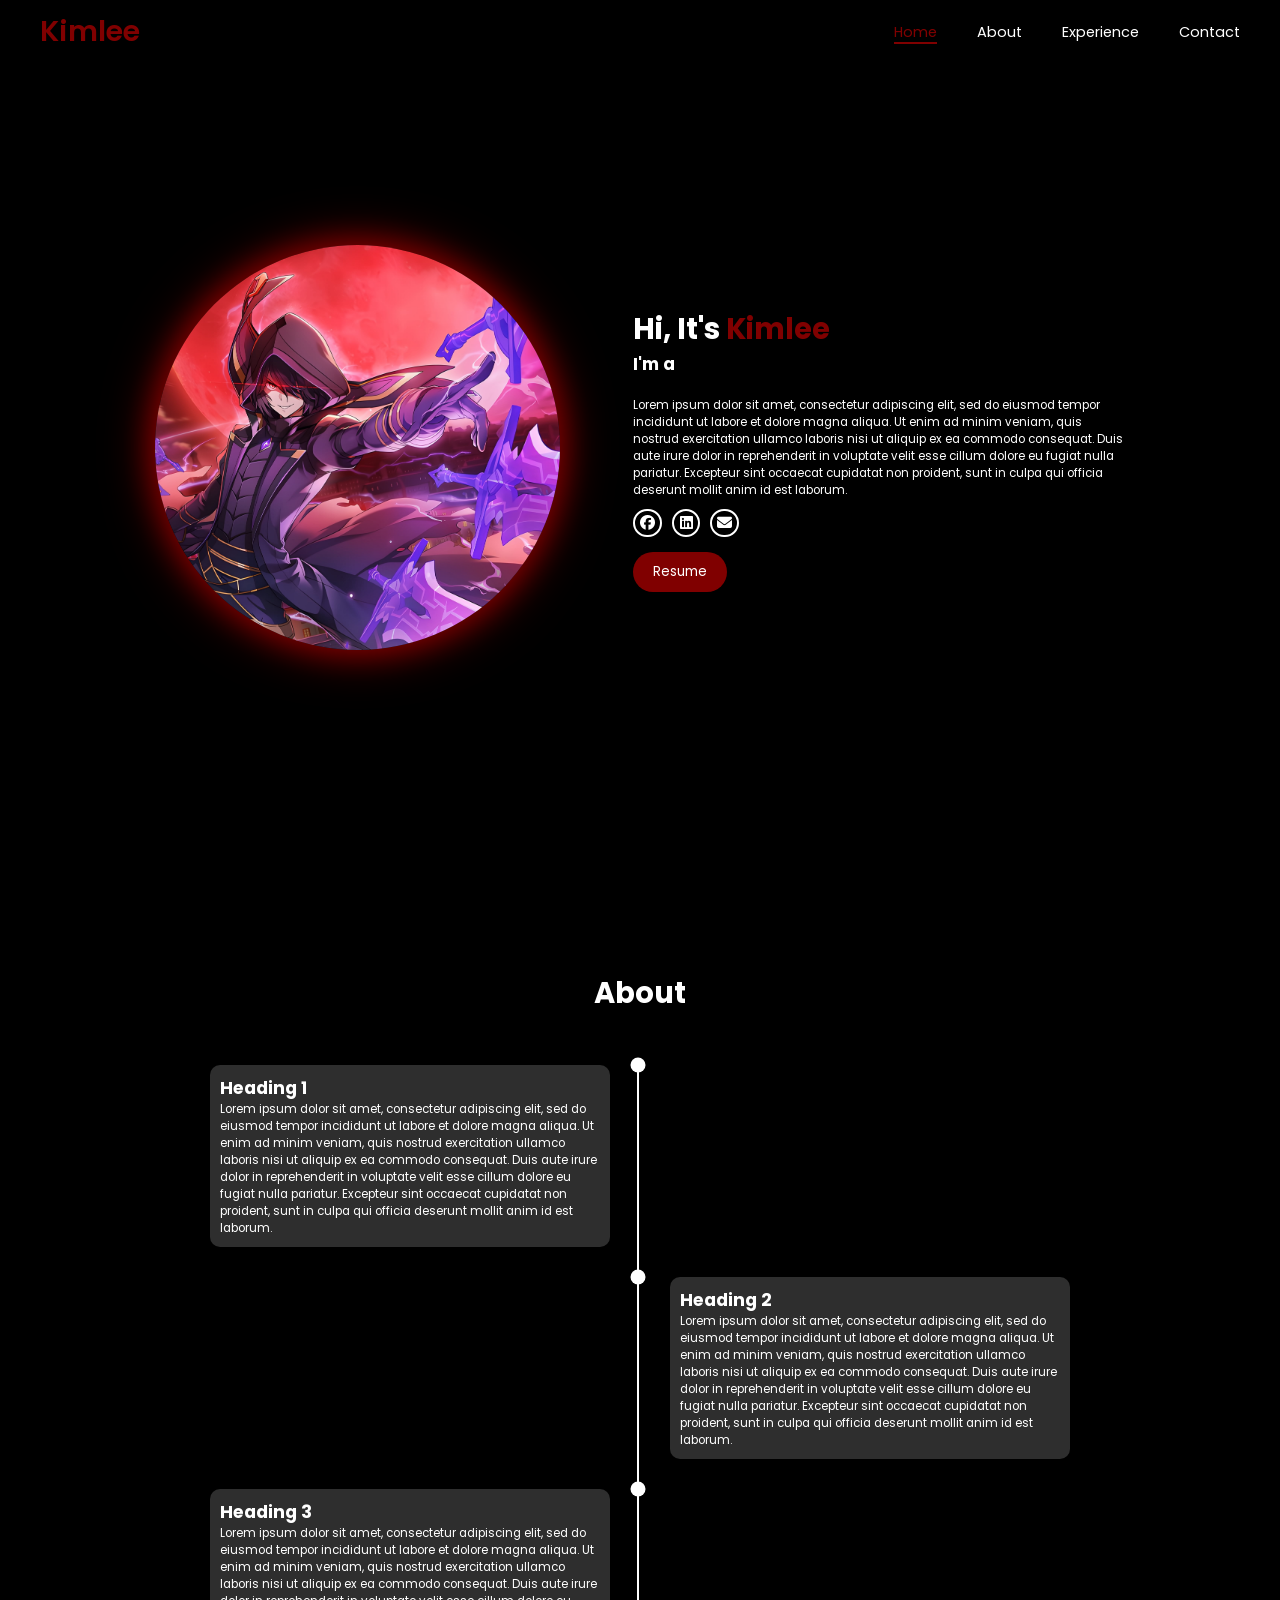
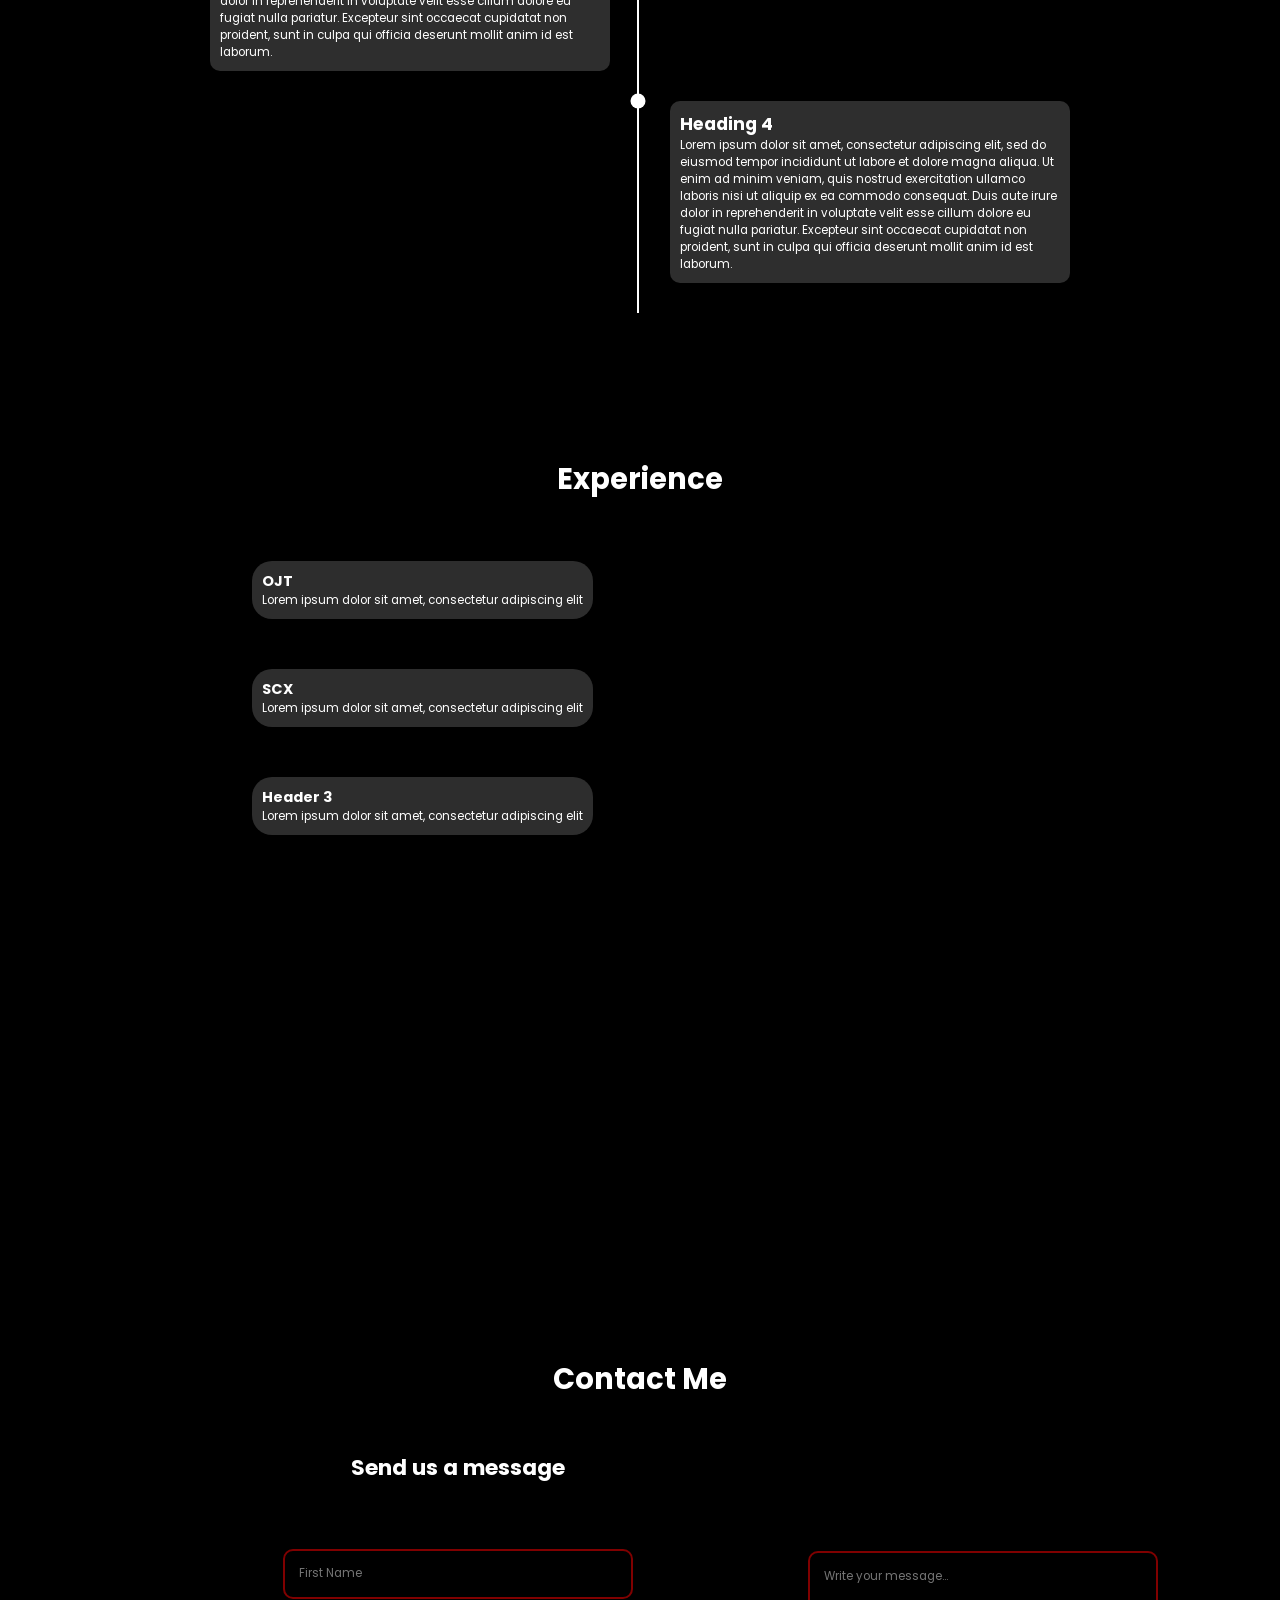
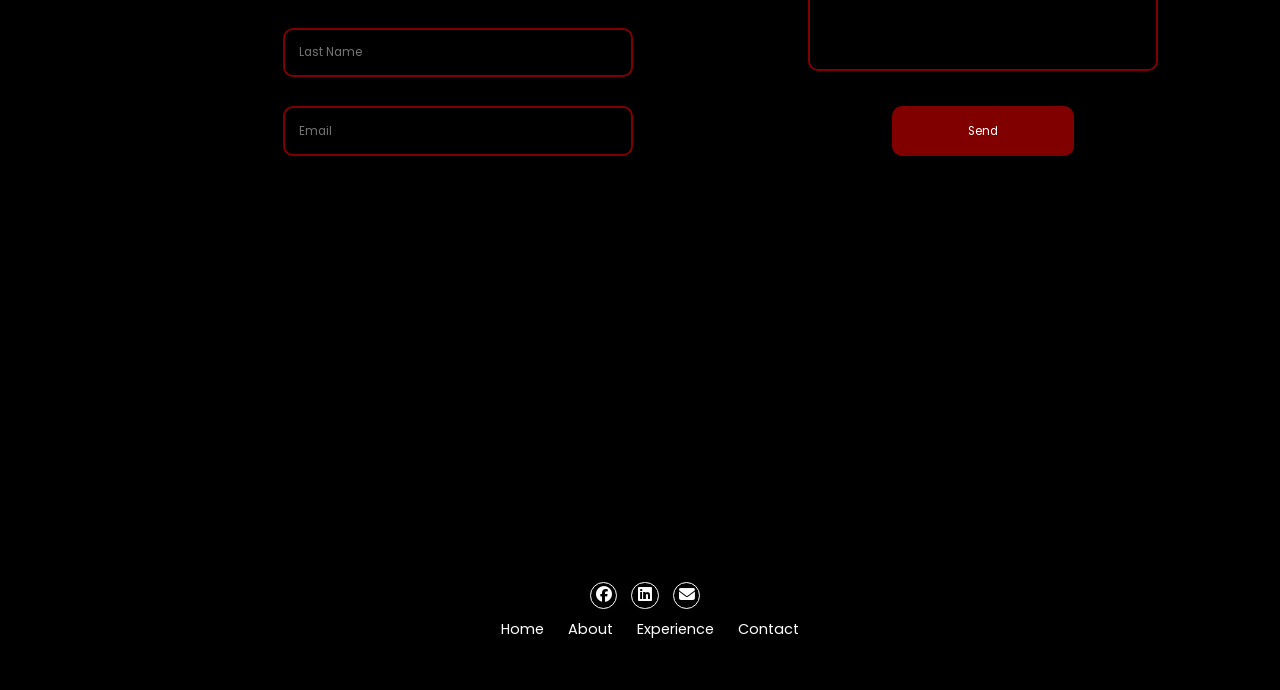
<file: index.html>
<!DOCTYPE html>
<html lang="en">
<head>
    <meta charset="UTF-8">
    <meta name="viewport" content="width=device-width, initial-scale=1.0">
    <title>Document</title>
    <link rel="stylesheet" href="style.css">
    <link rel="stylesheet" href="https://fonts.googleapis.com/css2?family=Material+Symbols+Outlined:opsz, wght, FILL, GRAD@24,400,0,0">
    <link href="https://fonts.googleapis.com/css2?family=Material+Symbols+Outlined" rel="stylesheet" />
    <link rel="stylesheet" href="https://cdnjs.cloudflare.com/ajax/libs/font-awesome/6.5.0/css/all.min.css">

</head>
<body>
    <header class="header">
    <nav class="navbar">
        <a href="" class="logo">Kimlee</a>

        <ul class="menu-list hiddenlist">
            <span id="menu-close-btn" class="material-symbols-outlined">close</span>
            <li><a href="#home"  class="nav-item active" >Home</a></li>
            <li><a href="#about"  class="nav-item">About</a></li>
            <li><a href="#experience"  class="nav-item">Experience</a></li>
            <li><a href="#contact"  class="nav-item">Contact</a></li>
        </ul>

        <span id="menu-btn" class="material-symbols-outlined">menu</span>
    </nav>
    </header>
<div>
<section class="home" id="home">  
    <div class="home-img">
        <img src="/img/profile.jpg" alt="">
    </div>
    <div class="home-content">
            <h1> Hi, It's <span>Kimlee</span></h1>
            <h3>I'm a</h3>
            <p>Lorem ipsum dolor sit amet, consectetur adipiscing elit, sed do eiusmod tempor incididunt ut labore et dolore magna aliqua. Ut enim ad minim veniam, quis nostrud exercitation ullamco laboris nisi ut aliquip ex ea commodo consequat. Duis aute irure dolor in reprehenderit in voluptate velit esse cillum dolore eu fugiat nulla pariatur. Excepteur sint occaecat cupidatat non proident, sunt in culpa qui officia deserunt mollit anim id est laborum.</p>
        
            <div class="social-icons">
                <a href="#"><i class="fa-brands fa-facebook"></i></a>
                <a href="#"><i class="fa-brands fa-linkedin"></i></a>
                <a href="#"><i class="fa-solid fa-envelope"></i></i></a>
            </div>
            <div class="resume">
                <button class="resume-btn">Resume</button>

            </div>
    </div>
</section>
<section class="about" id="about">
    <div class="abouttitle">
        <h1>About</h1>
    </div>
    <div class="timeline">
        <ul class="time-list">
            <li>
                <div class="timeline-content">
                    <h1>Heading 1</h1>
                    <p>Lorem ipsum dolor sit amet, consectetur adipiscing elit, sed do eiusmod tempor incididunt ut labore et dolore magna aliqua. Ut enim ad minim veniam, quis nostrud exercitation ullamco laboris nisi ut aliquip ex ea commodo consequat. Duis aute irure dolor in reprehenderit in voluptate velit esse cillum dolore eu fugiat nulla pariatur. Excepteur sint occaecat cupidatat non proident, sunt in culpa qui officia deserunt mollit anim id est laborum.</p>
                </div>
            </li>
            <li>
                <div class="timeline-content">
                    <h1>Heading 2</h1>
                    <p>Lorem ipsum dolor sit amet, consectetur adipiscing elit, sed do eiusmod tempor incididunt ut labore et dolore magna aliqua. Ut enim ad minim veniam, quis nostrud exercitation ullamco laboris nisi ut aliquip ex ea commodo consequat. Duis aute irure dolor in reprehenderit in voluptate velit esse cillum dolore eu fugiat nulla pariatur. Excepteur sint occaecat cupidatat non proident, sunt in culpa qui officia deserunt mollit anim id est laborum.</p>
                </div>
            </li>
            <li>
                <div class="timeline-content">
                    <h1>Heading 3</h1>
                    <p>Lorem ipsum dolor sit amet, consectetur adipiscing elit, sed do eiusmod tempor incididunt ut labore et dolore magna aliqua. Ut enim ad minim veniam, quis nostrud exercitation ullamco laboris nisi ut aliquip ex ea commodo consequat. Duis aute irure dolor in reprehenderit in voluptate velit esse cillum dolore eu fugiat nulla pariatur. Excepteur sint occaecat cupidatat non proident, sunt in culpa qui officia deserunt mollit anim id est laborum.</p>
                </div>
            </li>
            <li>
                <div class="timeline-content">
                    <h1>Heading 4</h1>
                    <p>Lorem ipsum dolor sit amet, consectetur adipiscing elit, sed do eiusmod tempor incididunt ut labore et dolore magna aliqua. Ut enim ad minim veniam, quis nostrud exercitation ullamco laboris nisi ut aliquip ex ea commodo consequat. Duis aute irure dolor in reprehenderit in voluptate velit esse cillum dolore eu fugiat nulla pariatur. Excepteur sint occaecat cupidatat non proident, sunt in culpa qui officia deserunt mollit anim id est laborum.</p>
                </div>
            </li>
        </ul>
    </div>

</section>

<section class="experience" id="experience">
    <div class="aboutexp">
        <h1>Experience</h1>
    </div>
<div class="timeline-exp">
    <ul class="history">
        <li>
            <div class="history-content">
                <h1>OJT</h1>
                <p>Lorem ipsum dolor sit amet, consectetur adipiscing elit</p>
            </div>
        </li>
        <li>
            <div class="history-content">
                <h1>SCX</h1>
                <p>Lorem ipsum dolor sit amet, consectetur adipiscing elit</p>
            </div>
        </li>
        <li>
            <div class="history-content">
                <h1>Header 3</h1>
                <p>Lorem ipsum dolor sit amet, consectetur adipiscing elit</p>
            </div>
        </li>
    </ul>

</div>



</section>
<section class="contact" id="contact">
    <div class="aboutexp">
        <h1>Contact Me</h1>
    </div>
        <form action="https://api.web3forms.com/submit" method="POST">


                <div class="input-box">
                            <h2>Send us a message</h2>

                             
                                    <input type="text" class="fname" placeholder="First Name" name="name" required>
                                    <input type="text" class="lname" placeholder="Last Name" name="name" required>
                                    <input type="text" class="email" placeholder="Email" name="email" required>
                                    <input type="hidden" name="access_key" value="ad3318a0-d7de-46da-85fb-4a0767d9d1ed">
                </div>

                <div class="input-box">
                        <textarea name="message" class="text-message" id="" placeholder="Write your message..."  required></textarea></textarea>
                        <input type="submit" value="Send" class="submit-button">
 
                </div>


        </form>

<!---test
       <div class="info-wrap">
        <h2 class="info-title">Contact Information</h2>
        <ul class="info-details">
            <li> 
                <i class="fas fa-phone-alt"></i>
                <span>Phone: </span> <a href="tel:+639152850214">+639152850214</a>
            </li>
            <li> 
                <i class="fa-solid fa-envelope"></i>
                <span>Email: </span> <a href="mailto:alkirouzida@gmail.com">alkirouzida@gmail.com</a>
            </li>
            <li> 
                <i class="fas fa-globe"></i>
                <span>Website: </span> <a href="#">website_link</a>
            </li>
            
        </ul>
        <div class="social-icons2">
            <a href="#"><i class="fa-brands fa-facebook"></i></a>
            <a href="#"><i class="fa-brands fa-linkedin"></i></a>
            <a href="#"><i class="fa-solid fa-envelope"></i></i></a>
        </div>

       </div>
       -->

</section>
</div>
<footer>
    <div class="footer-items">
        <div class="social-icons3">
            <a href="#"><i class="fa-brands fa-facebook"></i></a>
            <a href="#"><i class="fa-brands fa-linkedin"></i></a>
            <a href="#"><i class="fa-solid fa-envelope"></i></i></a>
        </div>
        <ul class="footer-list">
        <li><a href="#home"  class="nav-item active" >Home</a></li>
        <li><a href="#about"  class="nav-item">About</a></li>
        <li><a href="#experience"  class="nav-item">Experience</a></li>
        <li><a href="#contact"  class="nav-item">Contact</a></li>
        </ul>

    </div>
</footer>
<script src="java/script.js"></script>
</body>
</html>
</file>
<file: style.css>
@import url('https://fonts.googleapis.com/css2?family=Poppins:wght@300;400;500;600;700& display=swap');


*{
    margin: 0;
    padding: 0;
    box-sizing: border-box;
    text-decoration: none;
    border: none;
    outline: none;
    font-family: 'Poppins', 'sans-serif';
    color: white;

}
html{
    font-size: 90.5%;
}

body{
    height: 100vh;
    background-color: black;

}

.header{
    position: fixed;
    top: 0;
    left: 0;
    margin: none;
    width: 100%;
    padding: 10px;
    z-index: 1000;
    background-color: black;
    

}
.header .navbar{
    display: flex;
    align-items: center;
    max-width: 1200px;
    margin: 0 auto;
    justify-content: space-between;
}

.navbar .logo{
    font-size: 2rem;
    font-weight: 600;
    color: maroon;

}

.navbar .logo:hover{
    color: #fff;
    text-shadow: 
    0 0 10px maroon,
    0 0 20px maroon,
    0 0 30px maroon,
    0 0 50px maroon;

}

.navbar .menu-list{
    display: flex;
    gap: 40px;
    list-style-type: none;
    font-weight: 400;
}

.navbar a{
    color: white;
    text-decoration: none;
    transition: .3s ease;
    transition: .3s ease;
    border-bottom: 2px solid transparent;
    
}


.navbar .menu-list a:hover, .navbar a.active{
    color: maroon;
    border-bottom: 2px solid maroon;
}




#menu-btn{
    display: none;
    color: white;
    cursor: pointer;

}

#menu-close-btn{
    display: none;
    color: white;
    cursor: pointer;
    position: absolute;
    right: 20px;
    top: 20px;
}


/* ---------------------------------------------SECTION 1---------------------------------------------- */


section{
    min-height: 100vh;
    padding: 5rem 9% 5rem;
}


.home{
    display: flex;
    justify-content: center;
    align-items: center;
    gap: 5rem;
    max-width: 1200px;
    margin: 0 auto;
    display: grid;
    grid-template-columns: .7fr 1fr;

}

.home-img img{
    width: 45vmin;
    height: 45vmin;
  object-fit: cover;
  border-radius: 50%;
  margin: 0;
  box-shadow: 0 0px 50px maroon, 0 0px 30px maroon;
  transition: .7s ease;
}

.home-img img:hover{
    transform: scale(1.2);

}

.home-content h1{
    font-size: 2rem;
}

.home-content h1 span{
    color: maroon;
}

.home-content p{
    font-size: 0.8rem;
    padding-top: 20px;
}

.social-icons{
    display: flex;           
    gap: 10px;               
    margin-top: 10px;
    flex-direction: row;
}

.social-icons a i{
    display: inline-flex;
    align-items: center;
    justify-content: center;
    color: white;
    font-size:15px;
    height: 2rem;
    width: 2rem;
    background-color: transparent;
    border: 0.15rem solid white;
    border-radius: 50%;
    transition: 0.3 ease;
}

.social-icons a i:hover{
    color: black;
    background-color: white;
    transform: scale(1.3)translateY(-5px);
}

.home-content .resume button{
    background: maroon;
    color: white;
    outline: none;
    border: none;
    border-radius: 20px;
    font-weight: 400;
    margin-top: 15px;
    padding: 10px 20px 10px 20px;
}

.home-content .resume :hover{
    background: white;
    color: maroon;
    outline: 3px solid maroon;
    cursor: pointer;
}









@media (max-width: 900px) {
   


    #menu-btn, #menu-close-btn{
        display: block;
        
    }

    .header .navbar{
        display: flex;
        align-items: center;
        justify-content: space-around;
        gap: 200px;
        

    }


    .menu-list{
        position: absolute;
        top: 0;
        padding: 30px;
        padding-top: 30px;
        width: 40%;
        flex-direction: column;
        text-align: center;
        border-radius: 0 0 0 20px;
        right: 0;
        border-left: 2px solid maroon;
        border-bottom: 2px solid maroon;
        
    }
    .navbar a{
        color: white;
        
    }

  
    .navbar .hiddenlist{
         display: none;
    }

    .header.show-menu .hiddenlist{
        display: flex;
        background: rgba(124, 124, 124, 0.137);
        backdrop-filter: blur(5px);
        
    }

    header.show-menu #menu-btn{
        visibility: hidden;
    }

    .navbar a:hover, .navbar a.active{
        color: rgb(255, 255, 255);
        border-bottom: 2px solid rgb(255, 255, 255);
        
    }

    

    .home {
        margin-top: 20px;
        grid-template-columns: 1fr;
        justify-items: center; 
        gap: 5px;
    
}
}

/* ---------------------------------------------SECTION 2---------------------------------------------- */

.about{
    display: flex;
    align-items: center;
    min-height: 100vh;
    width: 100%;
    justify-content: center;
    font-size: 0.8rem;
    position: relative;
    flex-direction: column;
    
    
}

.abouttitle{
    display: flex; 
}

.abouttitle h1{
    margin-bottom: 50px;
    font-size: 2rem;
}



.timeline{
    display: flex;
    width: 80%;
    height: auto;
    max-width: 800px;
    margin: 0 auto;
    position: relative;
    list-style: none;
}

.time-list li {
    list-style: none;
    background-color: rgb(46, 46, 46);
    padding: 10px;
    border-radius: 10px;
    margin-bottom: 20px;
}

.time-list li:last-child{
    margin-bottom: 0;
  
}


@media only screen and (min-width: 900px){
    .timeline::before{
        content: "";
        position: absolute;
        width: 2px;
        height: 100%;
        background-color: white;
        right: 50%;
        transform: translateX(-50%);
    }


    .timeline .time-list li{
        position: relative;
        width: 50%;
        margin-bottom: 30px;
    }

    .timeline .time-list li:nth-child(odd){
        float: left;
        clear: right;
        transform: translateX(-30px);
    }
    .timeline .time-list li:nth-child(even){
        float: right;
        clear: left;
        transform: translateX(30px);
    }

    .timeline .time-list li::after{
        content: "";
        position: absolute;
        width: 15px;
        height: 15px;
        border-radius: 50%;
        background-color: white;
        top: 0;
    }
    .timeline .time-list li:nth-child(odd)::after{
        transform: translate(-50%, -50%);
        right: -43px;
    }
    .timeline .time-list li:nth-child(even)::after{
        transform: translate(-50%, -50%);
        left: -32px;
    }

    .timeline .time-list li:hover:after{
        background-color: maroon;
    }


}

/* ---------------------------------------------SECTION 3---------------------------------------------- */




.experience{
    display: flex;
    height: auto;
    width: 100%;
    flex-direction: column;
    
}

.aboutexp{
    display: flex;
    align-self: center;
}
.aboutexp h1{
    font-size: 2rem;
    margin-bottom: 50px;
}


.timeline-exp{
    display: flex;
    width: 80%;
    max-width: 800px;
    height: auto;
    position: relative;
    margin: 0 auto;

}

.history{
    list-style: none;
}

.history h1{
    font-size: 1rem;
}
.history p{
    font-size: 0.8rem;
}

.history li{
    background-color: rgb(45, 45, 45);
    margin: 10px 10px 50px 10px;
    padding: 10px;
    border-radius: 20px;
}

.history li:last-child{
    margin-bottom: 0;
}


.timeline-exp::before{
    content: " ";
    width: 2px;
    background-color: white;
    height: 100%;

}

/* ---------------------------------------------SECTION 4 hidden

.contact{
    display: flex;
    justify-content: center;
    align-items: center;
    max-width: 1200px;
    margin: 0 auto;


}

.wrapper{
    display: flex;
    width: 100%;
    justify-content: center;

    

}

.form-wrap{
    display: flex;
    height: 100%;
    width: 80%;
    padding: 10px;
    margin: 10px;
    margin-right: 0;
    background-color: white;
    justify-content: center;
    border-radius: 30px 0px 0px 30px;

}

.form-wrap h2{
    font-size: 2rem;
    font-weight: 600;
    color: black;
    margin-bottom: 20px;
    margin-top: 20px;
    margin-right: 0;

}


.form-fields{
    display: grid;
    padding-top: 20px;
    margin: 0;
    grid-template-columns: 1fr 1fr; 
    transform: translateX(-12px);
}


.form-fields .form-group:nth-child(n+3){
    grid-column: 1 / -1;
}

.form-fields input, .form-group textarea{
    border: none;
    outline: none;
    color: rgb(0, 0, 0);
    font-size: 0.9rem;
    background: none;
    padding: 10px;

    
}

.form-group textarea{
    height: 150px;
    resize: none;
    width: 100%;
    
    
}

.form-group input{
    border-radius: 10px;
    width: 100%;
    height: auto;
}

.form-group input::placeholder{
    color: black;
}

.form-group{
    margin: 10px;
    float: left;
    max-width: 100%;
    margin: 14px 12px;
    border-radius: 25px;
    box-shadow: inset 0 -8px 10px rgba(104, 103, 103, 0.4);
    overflow: hidden;
}



.submit-button{
    width: 30%;

    font-size: 1.3rem;
    float: right;
    margin-right: 27px;
    background: maroon;
    color: white;
    outline: none;
    border: none;
    border-radius: 40px;
    font-weight: 400;
    margin-top: 15px;
    padding-top: 7px;
    padding-bottom: 7px;

}

.submit-button:hover{
    background: white;
    color: maroon;
    outline: 3px solid maroon;
    cursor: pointer;
}


.info-wrap{
    display: flex;
    width: 50%;
    padding: 10px;
    margin: 10px;
    background: linear-gradient(to right, white, maroon);
    outline: none;
    flex-direction: column;
    align-items: center;
    margin-left: 0;
    border-radius: 0px 30px 30px 0px;
    
    

}
.info-wrap h2{
    font-size: 1.5rem;
    font-weight: 500;
    margin: 25px;
    margin-bottom: 50px;
    color: black;
}


.info-details li{
    list-style: none;
    margin: 5px;
    padding: 5px;
    font-size: 0.9rem;
}

.info-details li i, span, a{
    color: black;
}

.social-icons2{
    display: flex;
    margin-top: 50px;
    gap: 20px;
    font-size: 1.5rem;
    
}

.social-icons2 a i{
    display: flex;
    border: 0.15rem solid white;
    height: 2.2rem;
    width: 2.2rem;
    align-items: center;
    justify-content: center;
    border-radius: 50%;
    transition: 0.5 ease;
}

.social-icons2 a i:hover{
    background-color: white;
    color: maroon;
    transform: translateY(-5px);
}

@media only screen and (max-width: 900px){
    .contact{
        justify-items: center; 
        
    }
    .wrapper{
        display: flex;
        flex-direction: column;
        width: 100%;
        }
        
    .form-wrap, .info-wrap{
        width: 100%;
        border-radius: 0;
        margin: 0;
        padding: 10;
        
    }

    .form-wrap{
        border-radius: 20px 20px 0 0;
    }

    .form-wrap h2{
        justify-self: center;
    }

    .info-wrap{
        background: linear-gradient(to bottom, white, maroon);
        border-radius: 0 0 20px 20px;
    }

    .form-fields{
        transform: none;
    }
}
---------------------------------------------- */
.contact{
    display: flex;
    flex-direction: column;
}




.contact form{
    display: flex;
    justify-content: center;
    align-items: center;

    text-align: center;

}

.contact form h2{
    font-size: 1.5rem;
    margin-bottom: 50px;
}

.contact form .input-box input, 
.contact form .input-box textarea{
    width: 100%;
    max-width: 350px;
    padding: 1rem;
    margin: 1rem 0;
    font-size: 0.8rem;
    background-color: black;
    outline: none;
    border: 2px solid maroon;
    resize: none;
    border-radius: 10px;
    
}

.contact form .input-box textarea{
    height: 120px;
    min-width: 350px;
    margin-top: 100px;
    box-sizing: border-box;
    
}

.submit-button{

}

.contact form .input-box .submit-button
{
    background-color: maroon;
    width: 50%;
    align-content: end;
}

@media only screen and (max-width: 900px){
    .contact form{
        flex-direction: column;
    }

    .contact form .input-box .text-message{
        margin-top: 30px;
        width: 100%;
        min-width: 350px;
    }



}








/* ---------------------------------------------Footer---------------------------------------------- */

.footer-items{
    display: flex;
    justify-content: center;
    align-items: center;
    height: 100px;
    width: 100%;
    padding: 10px;
    flex-direction: column;
    
}

.footer-list, .social-icons3{
    text-align: center;
}

.footer-list li {
    display: inline-block;
    margin-left: 20px;
    margin-bottom: 50px;
}

.social-icons3 a{
    display: inline-flex;
    margin-bottom: 10px;
    margin-left: 10px;
}

.social-icons3 a i{
    display: flex;
    border: solid 0.5px rgb(255, 255, 255);
    border-radius: 50%;
    height: 1.9rem;
    width: 1.9rem;
    font-size: 1.1rem;
    align-items: center;
    justify-content: center;

}

.social-icons3 a i:hover{
    display: flex;
    border: solid 0.5px rgb(0, 0, 0);
    cursor: pointer;
    transform: translateY(-5px);
    color: rgb(0, 0, 0);
    background-color: white;

}

.footer-list li a{
    color: white;
}

.footer-list li a:hover{
    cursor: pointer;
    color: maroon;
    border-bottom: 1px solid maroon;
}
</file>
